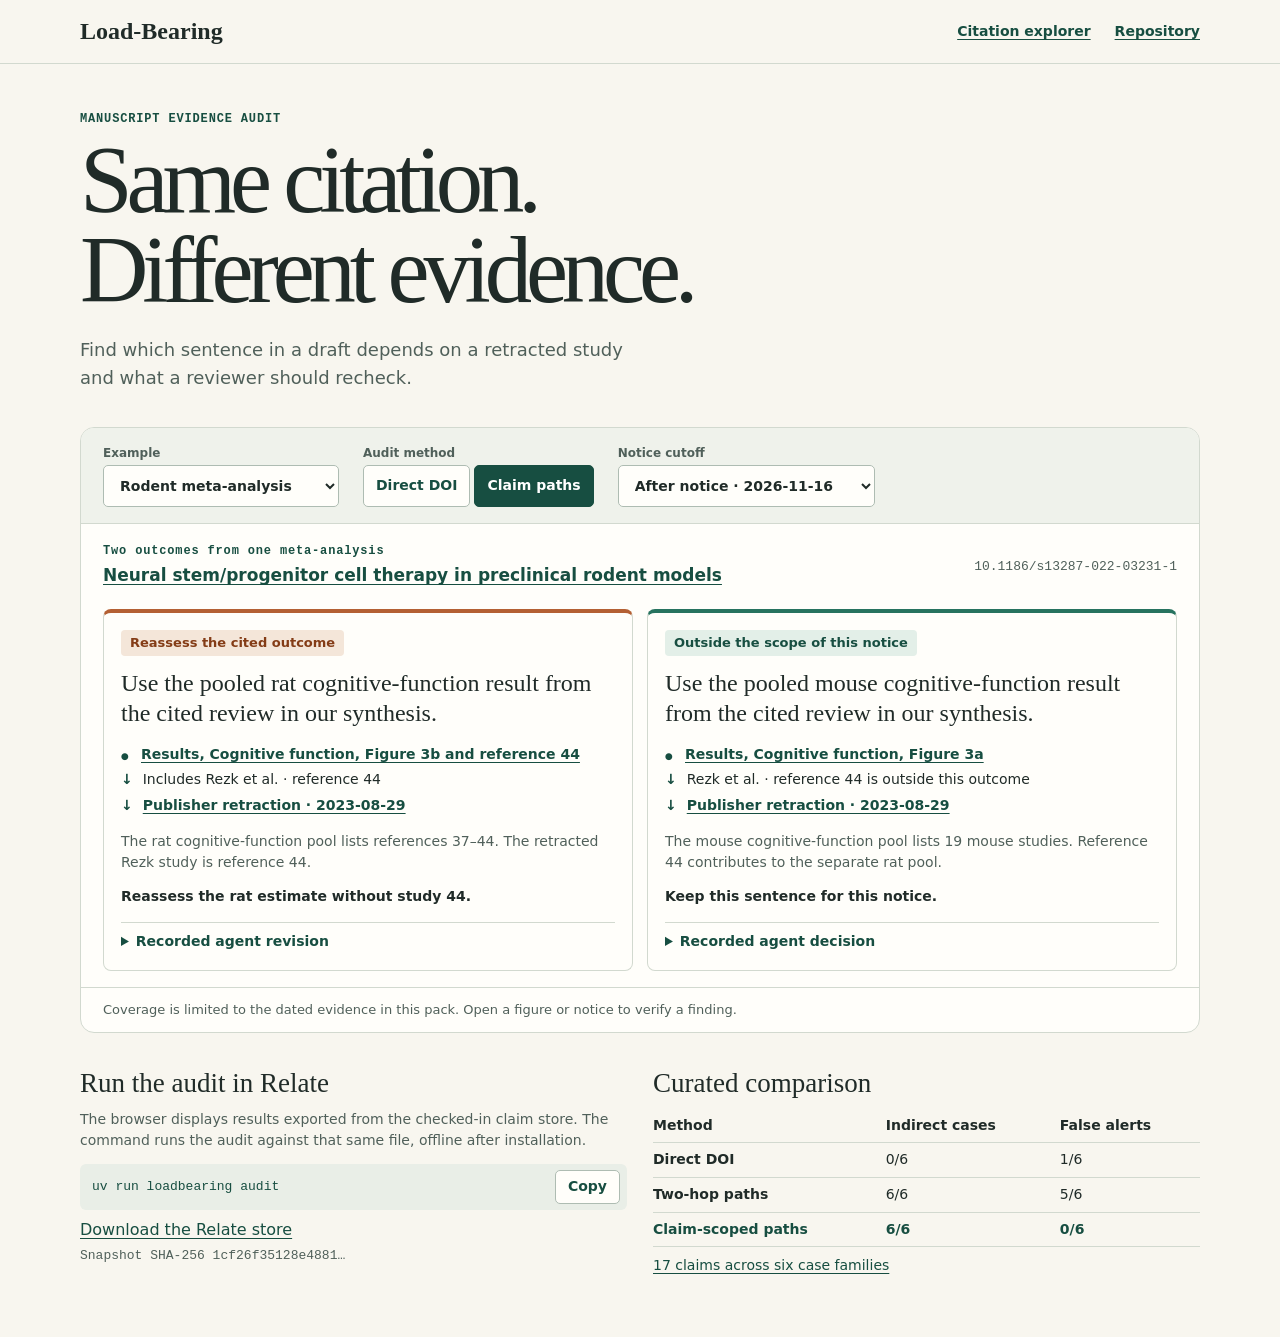
<file: viewer/claims.html>
<!doctype html>
<html lang="en">
<head>
<meta charset="utf-8">
<meta name="viewport" content="width=device-width, initial-scale=1">
<meta name="description" content="Audit two draft claims against a dated Relate evidence pack.">
<title>Claim audit · Load-Bearing</title>
<link rel="stylesheet" href="claims.css">
<script src="claim-demo.js" defer></script>
<script src="claims.js" defer></script>
</head>
<body>
<header class="site-header">
  <a class="brand" href="claims.html">Load-Bearing</a>
  <nav aria-label="Project links">
    <a href="index.html">Citation explorer</a>
    <a href="https://github.com/Rebell-Leader/load-bearing">Repository</a>
  </nav>
</header>
<main>
  <section class="intro" id="intro" aria-labelledby="headline">
    <p class="eyebrow">MANUSCRIPT EVIDENCE AUDIT</p>
    <h1 id="headline">Same citation.<br>Different evidence.</h1>
    <p class="intro-text">Find which sentence in a draft depends on a retracted study and what a reviewer should recheck.</p>
  </section>
  <section class="audit" id="audit" aria-labelledby="case-title" hidden>
    <div class="audit-toolbar">
      <label>Example
        <select id="example">
          <option value="rodents">Rodent meta-analysis</option>
          <option value="recommender">Recommender overview</option>
        </select>
      </label>
      <fieldset aria-label="Audit method">
        <legend>Audit method</legend>
        <button type="button" id="direct" aria-pressed="false">Direct DOI</button>
        <button type="button" id="claim" aria-pressed="true">Claim paths</button>
      </fieldset>
      <label id="date-field">Notice cutoff
        <select id="cutoff"></select>
      </label>
    </div>
    <div class="source">
      <div>
        <p class="eyebrow" id="case-title"></p>
        <a id="shared-source" class="source-title" target="_blank" rel="noopener"></a>
      </div>
      <span class="doi" id="shared-doi"></span>
    </div>
    <p id="direct-result" role="status" hidden></p>
    <div class="claims" id="cards" aria-live="polite"></div>
    <p class="scope" id="scope">Coverage is limited to the dated evidence in this pack. Open a figure or notice to verify a finding.</p>
  </section>
  <p id="boot-error" role="alert" hidden>The claim report is missing. Rebuild it with <code>python scripts/export_claim_demo.py</code>.</p>
  <section class="reproduce" id="reproduce" aria-labelledby="reproduce-title" hidden>
    <div>
      <h2 id="reproduce-title">Run the audit in Relate</h2>
      <p>The browser displays results exported from the checked-in claim store. The command runs the audit against that same file, offline after installation.</p>
      <div class="command"><code id="command">uv run loadbearing audit</code><button id="copy" type="button">Copy</button></div>
      <a href="../data/claims.rl" download>Download the Relate store</a>
      <span class="pack-id" id="snapshot-id"></span>
    </div>
    <div class="comparison">
      <h2>Curated comparison</h2>
      <table>
        <thead><tr><th scope="col">Method</th><th scope="col">Indirect cases</th><th scope="col">False alerts</th></tr></thead>
        <tbody id="metrics"></tbody>
      </table>
      <p><a href="https://github.com/Rebell-Leader/load-bearing/blob/main/docs/CLAIM_PILOT.md">17 claims across six case families</a></p>
    </div>
  </section>
</main>
</body>
</html>
</file>
<file: viewer/claims.css>
:root {
  color-scheme: light;
  --ink: #202b28;
  --muted: #50605a;
  --green: #174e41;
  --paper: #f8f6ef;
  --line: #d2d9cf;
  --amber: #843c16;
  --white: #fffefa;
  font-family: system-ui, sans-serif;
  color: var(--ink);
  background: var(--paper);
}
* { box-sizing: border-box; }
body { margin: 0; line-height: 1.55; }
a { color: var(--green); text-underline-offset: 0.18em; }
a:focus-visible, button:focus-visible, select:focus-visible, summary:focus-visible {
  outline: 2px solid #147c64; outline-offset: 3px;
}
[hidden] { display: none !important; }
.site-header {
  min-height: 64px; padding: 14px max(24px, calc((100% - 1120px) / 2));
  border-bottom: 1px solid var(--line); display: flex; align-items: center;
  justify-content: space-between; gap: 20px;
}
.brand { color: var(--ink); font: 700 24px Georgia, serif; text-decoration: none; white-space: nowrap; }
nav { display: flex; gap: 24px; flex-wrap: wrap; }
nav a { font-size: 14px; font-weight: 600; }
main { max-width: 1168px; margin: auto; padding: 0 24px 48px; }
.intro { padding: 48px 0 35px; }
.eyebrow { margin: 0 0 10px; color: var(--green); font: 700 12px ui-monospace, monospace; letter-spacing: 0.07em; }
h1, h2, h3, p { margin-top: 0; }
h1 { font: 400 clamp(48px, 7.4vw, 95px)/0.95 Georgia, serif; letter-spacing: -0.065em; margin-bottom: 20px; }
.intro-text { max-width: 560px; color: var(--muted); font-size: 18px; margin-bottom: 0; }
.audit { border: 1px solid var(--line); border-radius: 14px; background: var(--white); overflow: hidden; }
.audit-toolbar {
  display: flex; gap: 24px; flex-wrap: wrap; align-items: end;
  padding: 16px 22px; background: #eff2eb; border-bottom: 1px solid var(--line);
}
.audit-toolbar label, legend { font-weight: 650; font-size: 12px; color: var(--muted); }
select, button { font: inherit; }
select {
  display: block; min-height: 42px; padding: 4px 12px; border: 1px solid #aebcb2; border-radius: 5px;
  color: var(--ink); background: var(--white); font-size: 14px; margin-top: 3px;
}
fieldset { display: flex; gap: 4px; margin: 0; padding: 3px 0 0; border: 0; }
legend { padding: 0; }
button {
  min-height: 42px; padding: 5px 12px; border: 1px solid #aebcb2; border-radius: 5px;
  color: var(--green); background: var(--white); cursor: pointer; font-size: 14px; font-weight: 650;
}
button[aria-pressed="true"] { color: #fff; background: var(--green); border-color: var(--green); }
.source { display: flex; gap: 12px; align-items: center; justify-content: space-between; flex-wrap: wrap; padding: 20px 22px; }
.source .eyebrow { margin-bottom: 4px; }
.source-title { font-size: 17px; font-weight: 650; }
.doi, .pack-id { font: 13px ui-monospace, monospace; color: var(--muted); overflow-wrap: anywhere; }
#direct-result { background: #eff2eb; padding: 12px 14px; margin: 0 22px 14px; border-radius: 6px; font-weight: 650; }
.claims { display: grid; grid-template-columns: repeat(2, minmax(0, 1fr)); gap: 14px; padding: 0 22px 16px; }
.claim-card { border: 1px solid var(--line); border-top: 4px solid #84938b; border-radius: 8px; padding: 17px; }
.claim-card.review { border-top-color: #b46033; }
.claim-card.retain { border-top-color: #27735f; }
.status {
  display: inline-block; margin-bottom: 12px; padding: 3px 9px; border-radius: 4px;
  background: #eff2eb; color: #3f5249; font-size: 13px; font-weight: 750;
}
.review .status { background: #f4e6d9; color: var(--amber); }
.retain .status { background: #e3efe8; color: var(--green); }
.claim-card h3 { font: 400 24px/1.26 Georgia, serif; margin-bottom: 15px; }
.path { margin: 0 0 14px; padding: 0; list-style: none; display: grid; gap: 4px; }
.path li { display: flex; gap: 10px; align-items: baseline; font-size: 14px; }
.path li:not(:first-child)::before { content: "↓"; color: var(--green); font-weight: 750; }
.path li:first-child::before { content: "●"; color: var(--green); font-size: 9px; width: 10px; }
.path a { font-weight: 650; }
.finding { margin-bottom: 12px; font-size: 14px; color: var(--muted); }
.next { margin: 0; font-size: 14px; font-weight: 650; }
details { margin-top: 14px; border-top: 1px solid var(--line); padding-top: 8px; color: var(--muted); font-size: 14px; }
summary { cursor: pointer; color: var(--green); font-weight: 650; }
details p { margin: 8px 0 0; }
.scope { margin: 0; padding: 12px 22px; border-top: 1px solid var(--line); color: var(--muted); font-size: 13px; }
.reproduce { display: grid; grid-template-columns: 1fr 1fr; gap: 26px; padding: 35px 0 0; }
.reproduce h2 { font: 400 27px Georgia, serif; margin-bottom: 10px; }
.reproduce p { color: var(--muted); font-size: 14px; margin-bottom: 12px; }
.command {
  display: flex; align-items: center; justify-content: space-between; gap: 10px; margin: 0 0 8px;
  padding: 6px 7px 6px 12px; background: #e9eee7; border-radius: 6px; color: var(--green);
}
.command code { white-space: pre-wrap; overflow-wrap: anywhere; }
.command button { min-height: 32px; }
.pack-id { display: block; margin-top: 5px; }
table { border-collapse: collapse; width: 100%; font-size: 14px; }
th, td { text-align: left; padding: 6px 8px; border-bottom: 1px solid var(--line); }
th:first-child, td:first-child { padding-left: 0; }
tbody tr:last-child { color: var(--green); font-weight: 700; }
.comparison p { margin-top: 8px; }
@media (max-width: 720px) {
  main { padding-inline: 16px; }
  .site-header { padding-inline: 16px; }
  nav { gap: 12px; }
  .intro { padding-top: 34px; }
  .claims, .reproduce { grid-template-columns: 1fr; }
  .audit-toolbar { gap: 12px 18px; }
  .source, .audit-toolbar { padding-inline: 16px; }
  .claims { padding-inline: 16px; }
}
</file>
